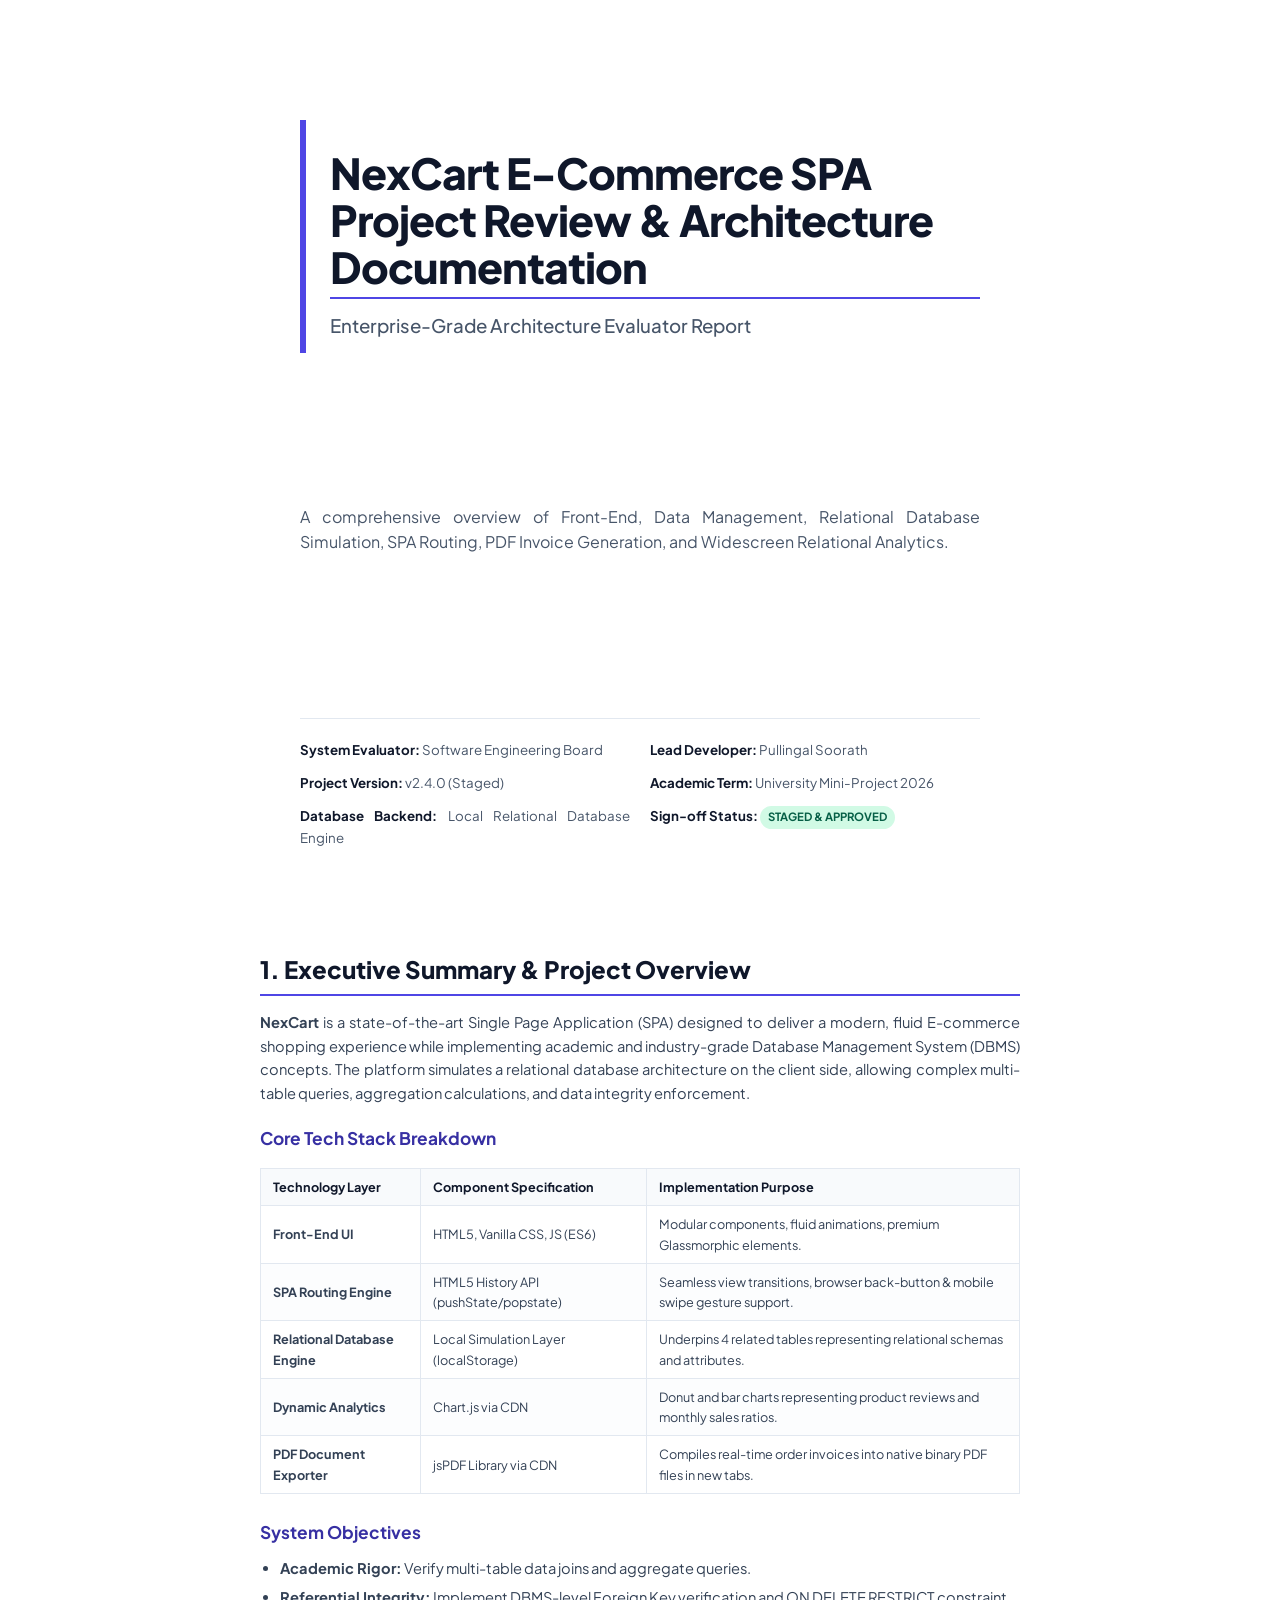
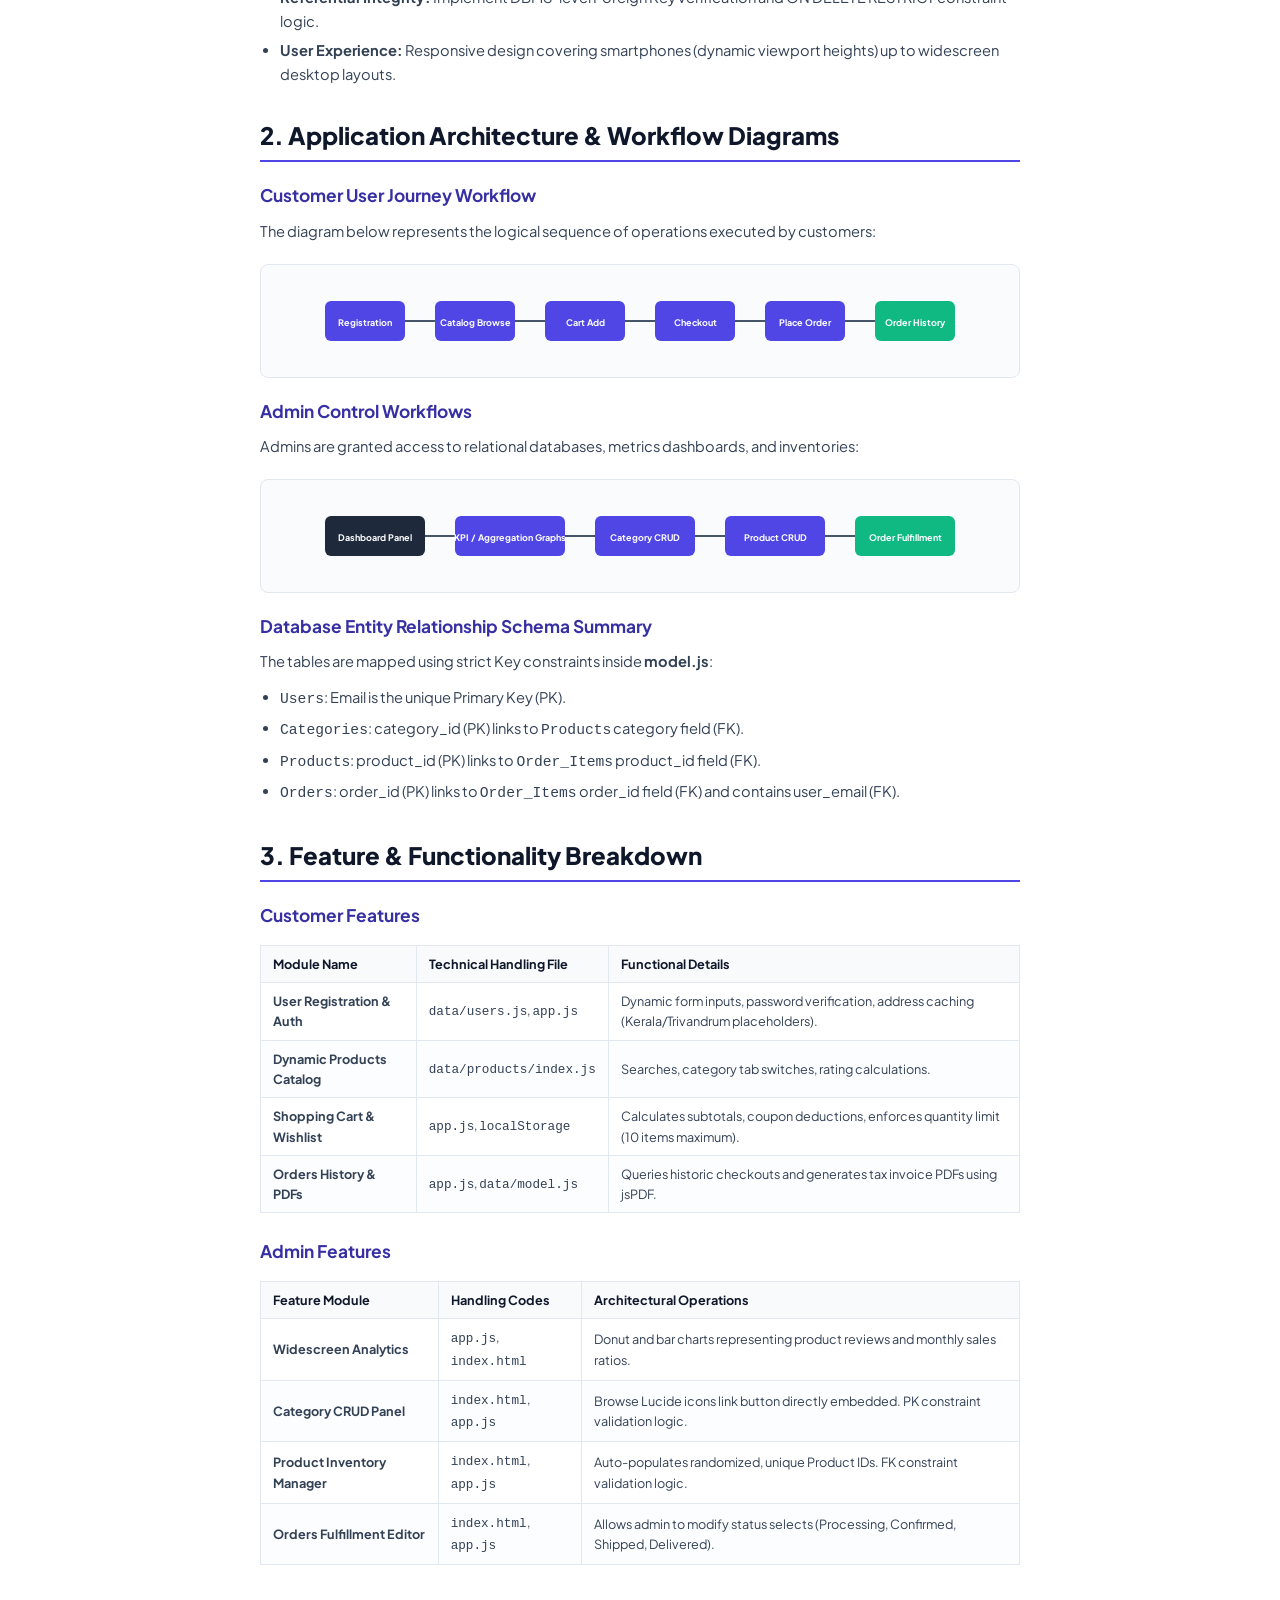
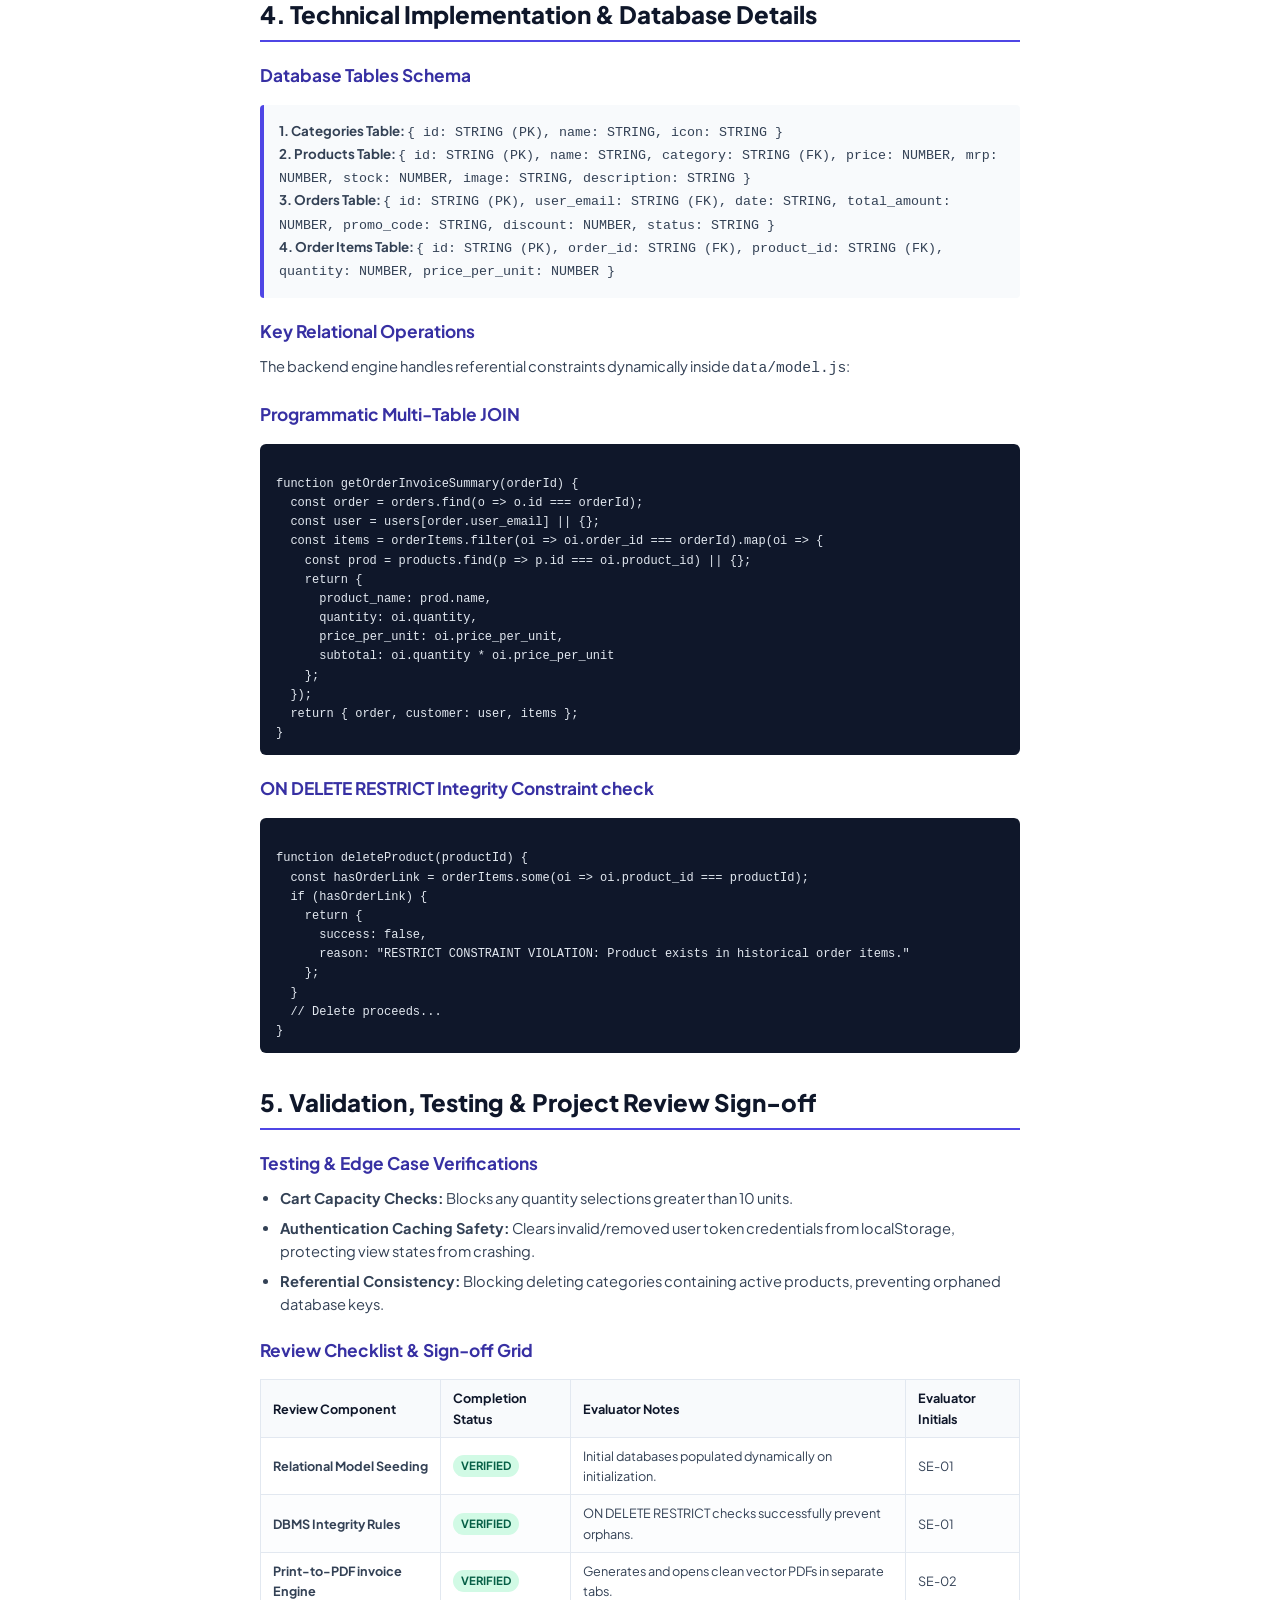
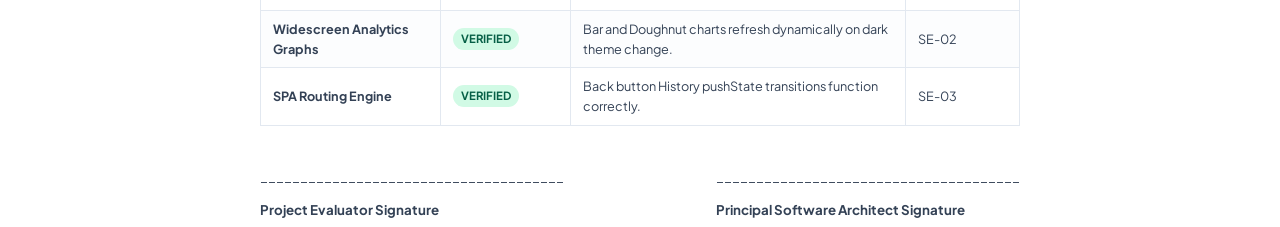
<file: Ecommerce_Project_Review_Documentation.html>
<!DOCTYPE html>
<html lang="en">
<head>
  <meta charset="UTF-8">
  <title>NexCart E-Commerce Project Review & Architectural Documentation</title>
  <style>
    @import url('https://fonts.googleapis.com/css2?family=Plus+Jakarta+Sans:wght@300;400;500;600;700;800&display=swap');
    
    :root {
      --primary: #4f46e5;
      --primary-dark: #3730a3;
      --secondary: #475569;
      --dark: #0f172a;
      --light: #f8fafc;
      --border: #e2e8f0;
      --accent: #10b981;
      --danger: #ef4444;
    }

    * {
      box-sizing: border-box;
      margin: 0;
      padding: 0;
    }

    body {
      font-family: 'Plus Jakarta Sans', sans-serif;
      color: #334155;
      background-color: #ffffff;
      line-height: 1.6;
      font-size: 11pt;
    }

    /* Print settings */
    @page {
      size: A4;
      margin: 20mm;
    }
    
    @media print {
      body {
        -webkit-print-color-adjust: exact;
        print-color-adjust: exact;
      }
      .no-print {
        display: none !important;
      }
      .page-break {
        page-break-after: always;
        break-after: page;
      }
    }

    .container {
      max-width: 800px;
      margin: 0 auto;
      padding: 20px;
    }

    /* Cover Page */
    .cover-page {
      height: 100vh;
      display: flex;
      flex-direction: column;
      justify-content: space-between;
      padding: 60px 40px;
      page-break-after: always;
      break-after: page;
    }

    .cover-header {
      border-left: 6px solid var(--primary);
      padding-left: 24px;
      margin-top: 40px;
    }

    .cover-title {
      font-size: 32pt;
      font-weight: 800;
      color: var(--dark);
      line-height: 1.1;
      margin-bottom: 12px;
      letter-spacing: -1px;
    }

    .cover-subtitle {
      font-size: 14pt;
      font-weight: 500;
      color: var(--secondary);
    }

    .cover-middle {
      margin: 40px 0;
    }

    .cover-meta {
      font-size: 10pt;
      color: var(--secondary);
      border-top: 1px solid var(--border);
      padding-top: 20px;
      display: grid;
      grid-template-columns: 1fr 1fr;
      gap: 20px;
    }

    .cover-meta strong {
      color: var(--dark);
    }

    /* Typography & Layout Elements */
    h1 {
      font-size: 18pt;
      font-weight: 800;
      color: var(--dark);
      margin-top: 30px;
      margin-bottom: 15px;
      border-bottom: 2px solid var(--primary);
      padding-bottom: 6px;
      page-break-after: avoid;
      break-after: avoid;
    }

    h2 {
      font-size: 13pt;
      font-weight: 700;
      color: var(--primary-dark);
      margin-top: 20px;
      margin-bottom: 10px;
      page-break-after: avoid;
      break-after: avoid;
    }

    p {
      margin-bottom: 12px;
      text-align: justify;
    }

    ul, ol {
      margin-bottom: 15px;
      padding-left: 20px;
    }

    li {
      margin-bottom: 6px;
    }

    /* Styled Tables */
    table {
      width: 100%;
      border-collapse: collapse;
      margin: 15px 0 25px;
      font-size: 9.5pt;
    }

    th, td {
      padding: 8px 12px;
      border: 1px solid var(--border);
      text-align: left;
    }

    th {
      background-color: var(--light);
      color: var(--dark);
      font-weight: 700;
    }

    tr:nth-child(even) td {
      background-color: #fcfdfe;
    }

    /* Blocks & Panels */
    .callout {
      background-color: var(--light);
      border-left: 4px solid var(--primary);
      padding: 15px;
      border-radius: 4px;
      margin: 15px 0;
      font-size: 10pt;
    }

    .diagram-container {
      border: 1.5px solid var(--border);
      background-color: #fafbfc;
      border-radius: 8px;
      padding: 16px;
      margin: 20px 0;
      display: flex;
      justify-content: center;
      align-items: center;
    }

    .code-block {
      font-family: 'Consolas', 'Courier New', Courier, monospace;
      background-color: var(--dark);
      color: #e2e8f0;
      padding: 12px 16px;
      border-radius: 6px;
      font-size: 9pt;
      overflow-x: auto;
      margin: 15px 0;
      white-space: pre-wrap;
    }

    .status-badge {
      display: inline-block;
      padding: 2px 8px;
      font-size: 8.5pt;
      font-weight: 700;
      border-radius: 999px;
      text-transform: uppercase;
    }

    .status-badge.success {
      background-color: #d1fae5;
      color: #065f46;
    }

    .status-badge.warning {
      background-color: #fef3c7;
      color: #92400e;
    }

    .status-badge.danger {
      background-color: #fee2e2;
      color: #991b1b;
    }
  </style>
</head>
<body>

  <div class="container">
    
    <!-- COVER PAGE -->
    <div class="cover-page">
      <div class="cover-header">
        <h1 class="cover-title">NexCart E-Commerce SPA<br>Project Review &amp; Architecture Documentation</h1>
        <p class="cover-subtitle">Enterprise-Grade Architecture Evaluator Report</p>
      </div>
      
      <div class="cover-middle">
        <p style="font-size: 12pt; color: var(--secondary);">
          A comprehensive overview of Front-End, Data Management, Relational Database Simulation, SPA Routing, PDF Invoice Generation, and Widescreen Relational Analytics.
        </p>
      </div>
      
      <div class="cover-meta">
        <div>
          <p><strong>System Evaluator:</strong> Software Engineering Board</p>
          <p><strong>Project Version:</strong> v2.4.0 (Staged)</p>
          <p><strong>Database Backend:</strong> Local Relational Database Engine</p>
        </div>
        <div>
          <p><strong>Lead Developer:</strong> Pullingal Soorath</p>
          <p><strong>Academic Term:</strong> University Mini-Project 2026</p>
          <p><strong>Sign-off Status:</strong> <span class="status-badge success">Staged &amp; Approved</span></p>
        </div>
      </div>
    </div>

    <!-- SECTION 1 -->
    <div class="page-break">
      <h1>1. Executive Summary &amp; Project Overview</h1>
      <p>
        <strong>NexCart</strong> is a state-of-the-art Single Page Application (SPA) designed to deliver a modern, fluid E-commerce shopping experience while implementing academic and industry-grade Database Management System (DBMS) concepts. The platform simulates a relational database architecture on the client side, allowing complex multi-table queries, aggregation calculations, and data integrity enforcement.
      </p>
      
      <h2>Core Tech Stack Breakdown</h2>
      <table>
        <thead>
          <tr>
            <th>Technology Layer</th>
            <th>Component Specification</th>
            <th>Implementation Purpose</th>
          </tr>
        </thead>
        <tbody>
          <tr>
            <td><strong>Front-End UI</strong></td>
            <td>HTML5, Vanilla CSS, JS (ES6)</td>
            <td>Modular components, fluid animations, premium Glassmorphic elements.</td>
          </tr>
          <tr>
            <td><strong>SPA Routing Engine</strong></td>
            <td>HTML5 History API (pushState/popstate)</td>
            <td>Seamless view transitions, browser back-button &amp; mobile swipe gesture support.</td>
          </tr>
          <tr>
            <td><strong>Relational Database Engine</strong></td>
            <td>Local Simulation Layer (localStorage)</td>
            <td>Underpins 4 related tables representing relational schemas and attributes.</td>
          </tr>
          <tr>
            <td><strong>Dynamic Analytics</strong></td>
            <td>Chart.js via CDN</td>
            <td>Donut and bar charts representing product reviews and monthly sales ratios.</td>
          </tr>
          <tr>
            <td><strong>PDF Document Exporter</strong></td>
            <td>jsPDF Library via CDN</td>
            <td>Compiles real-time order invoices into native binary PDF files in new tabs.</td>
          </tr>
        </tbody>
      </table>

      <h2>System Objectives</h2>
      <ul>
        <li><strong>Academic Rigor:</strong> Verify multi-table data joins and aggregate queries.</li>
        <li><strong>Referential Integrity:</strong> Implement DBMS-level Foreign Key verification and ON DELETE RESTRICT constraint logic.</li>
        <li><strong>User Experience:</strong> Responsive design covering smartphones (dynamic viewport heights) up to widescreen desktop layouts.</li>
      </ul>
    </div>

    <!-- SECTION 2 -->
    <div class="page-break">
      <h1>2. Application Architecture &amp; Workflow Diagrams</h1>
      
      <h2>Customer User Journey Workflow</h2>
      <p>The diagram below represents the logical sequence of operations executed by customers:</p>
      <div class="diagram-container">
        <svg width="100%" height="80" viewBox="0 0 650 80">
          <!-- Flow Nodes -->
          <rect x="10" y="20" width="80" height="40" rx="6" fill="#4f46e5" />
          <text x="50" y="45" fill="white" font-size="9" font-weight="bold" text-anchor="middle">Registration</text>
          
          <path d="M 90 40 L 120 40" stroke="#475569" stroke-width="2" marker-end="url(#arrow)" />
          
          <rect x="120" y="20" width="80" height="40" rx="6" fill="#4f46e5" />
          <text x="160" y="45" fill="white" font-size="9" font-weight="bold" text-anchor="middle">Catalog Browse</text>
          
          <path d="M 200 40 L 230 40" stroke="#475569" stroke-width="2" />
          
          <rect x="230" y="20" width="80" height="40" rx="6" fill="#4f46e5" />
          <text x="270" y="45" fill="white" font-size="9" font-weight="bold" text-anchor="middle">Cart Add</text>
          
          <path d="M 310 40 L 340 40" stroke="#475569" stroke-width="2" />
          
          <rect x="340" y="20" width="80" height="40" rx="6" fill="#4f46e5" />
          <text x="380" y="45" fill="white" font-size="9" font-weight="bold" text-anchor="middle">Checkout</text>
          
          <path d="M 420 40 L 450 40" stroke="#475569" stroke-width="2" />
          
          <rect x="450" y="20" width="80" height="40" rx="6" fill="#4f46e5" />
          <text x="490" y="45" fill="white" font-size="9" font-weight="bold" text-anchor="middle">Place Order</text>
          
          <path d="M 530 40 L 560 40" stroke="#475569" stroke-width="2" />
          
          <rect x="560" y="20" width="80" height="40" rx="6" fill="#10b981" />
          <text x="600" y="45" fill="white" font-size="9" font-weight="bold" text-anchor="middle">Order History</text>
        </svg>
      </div>

      <h2>Admin Control Workflows</h2>
      <p>Admins are granted access to relational databases, metrics dashboards, and inventories:</p>
      <div class="diagram-container">
        <svg width="100%" height="80" viewBox="0 0 650 80">
          <rect x="10" y="20" width="100" height="40" rx="6" fill="#1e293b" />
          <text x="60" y="45" fill="white" font-size="9" font-weight="bold" text-anchor="middle">Dashboard Panel</text>
          
          <path d="M 110 40 L 140 40" stroke="#475569" stroke-width="2" />
          
          <rect x="140" y="20" width="110" height="40" rx="6" fill="#4f46e5" />
          <text x="195" y="45" fill="white" font-size="9" font-weight="bold" text-anchor="middle">KPI / Aggregation Graphs</text>
          
          <path d="M 250 40 L 280 40" stroke="#475569" stroke-width="2" />
          
          <rect x="280" y="20" width="100" height="40" rx="6" fill="#4f46e5" />
          <text x="330" y="45" fill="white" font-size="9" font-weight="bold" text-anchor="middle">Category CRUD</text>
          
          <path d="M 380 40 L 410 40" stroke="#475569" stroke-width="2" />
          
          <rect x="410" y="20" width="100" height="40" rx="6" fill="#4f46e5" />
          <text x="460" y="45" fill="white" font-size="9" font-weight="bold" text-anchor="middle">Product CRUD</text>
          
          <path d="M 510 40 L 540 40" stroke="#475569" stroke-width="2" />
          
          <rect x="540" y="20" width="100" height="40" rx="6" fill="#10b981" />
          <text x="590" y="45" fill="white" font-size="9" font-weight="bold" text-anchor="middle">Order Fulfillment</text>
        </svg>
      </div>

      <h2>Database Entity Relationship Schema Summary</h2>
      <p>
        The tables are mapped using strict Key constraints inside <strong>model.js</strong>:
      </p>
      <ul>
        <li><code>Users</code>: Email is the unique Primary Key (PK).</li>
        <li><code>Categories</code>: category_id (PK) links to <code>Products</code> category field (FK).</li>
        <li><code>Products</code>: product_id (PK) links to <code>Order_Items</code> product_id field (FK).</li>
        <li><code>Orders</code>: order_id (PK) links to <code>Order_Items</code> order_id field (FK) and contains user_email (FK).</li>
      </ul>
    </div>

    <!-- SECTION 3 -->
    <div class="page-break">
      <h1>3. Feature &amp; Functionality Breakdown</h1>
      
      <h2>Customer Features</h2>
      <table>
        <thead>
          <tr>
            <th>Module Name</th>
            <th>Technical Handling File</th>
            <th>Functional Details</th>
          </tr>
        </thead>
        <tbody>
          <tr>
            <td><strong>User Registration &amp; Auth</strong></td>
            <td><code>data/users.js</code>, <code>app.js</code></td>
            <td>Dynamic form inputs, password verification, address caching (Kerala/Trivandrum placeholders).</td>
          </tr>
          <tr>
            <td><strong>Dynamic Products Catalog</strong></td>
            <td><code>data/products/index.js</code></td>
            <td>Searches, category tab switches, rating calculations.</td>
          </tr>
          <tr>
            <td><strong>Shopping Cart &amp; Wishlist</strong></td>
            <td><code>app.js</code>, <code>localStorage</code></td>
            <td>Calculates subtotals, coupon deductions, enforces quantity limit (10 items maximum).</td>
          </tr>
          <tr>
            <td><strong>Orders History &amp; PDFs</strong></td>
            <td><code>app.js</code>, <code>data/model.js</code></td>
            <td>Queries historic checkouts and generates tax invoice PDFs using jsPDF.</td>
          </tr>
        </tbody>
      </table>

      <h2>Admin Features</h2>
      <table>
        <thead>
          <tr>
            <th>Feature Module</th>
            <th>Handling Codes</th>
            <th>Architectural Operations</th>
          </tr>
        </thead>
        <tbody>
          <tr>
            <td><strong>Widescreen Analytics</strong></td>
            <td><code>app.js</code>, <code>index.html</code></td>
            <td>Donut and bar charts representing product reviews and monthly sales ratios.</td>
          </tr>
          <tr>
            <td><strong>Category CRUD Panel</strong></td>
            <td><code>index.html</code>, <code>app.js</code></td>
            <td>Browse Lucide icons link button directly embedded. PK constraint validation logic.</td>
          </tr>
          <tr>
            <td><strong>Product Inventory Manager</strong></td>
            <td><code>index.html</code>, <code>app.js</code></td>
            <td>Auto-populates randomized, unique Product IDs. FK constraint validation logic.</td>
          </tr>
          <tr>
            <td><strong>Orders Fulfillment Editor</strong></td>
            <td><code>index.html</code>, <code>app.js</code></td>
            <td>Allows admin to modify status selects (Processing, Confirmed, Shipped, Delivered).</td>
          </tr>
        </tbody>
      </table>
    </div>

    <!-- SECTION 4 -->
    <div class="page-break">
      <h1>4. Technical Implementation &amp; Database Details</h1>
      
      <h2>Database Tables Schema</h2>
      <div class="callout">
        <strong>1. Categories Table:</strong> <code>{ id: STRING (PK), name: STRING, icon: STRING }</code><br>
        <strong>2. Products Table:</strong> <code>{ id: STRING (PK), name: STRING, category: STRING (FK), price: NUMBER, mrp: NUMBER, stock: NUMBER, image: STRING, description: STRING }</code><br>
        <strong>3. Orders Table:</strong> <code>{ id: STRING (PK), user_email: STRING (FK), date: STRING, total_amount: NUMBER, promo_code: STRING, discount: NUMBER, status: STRING }</code><br>
        <strong>4. Order Items Table:</strong> <code>{ id: STRING (PK), order_id: STRING (FK), product_id: STRING (FK), quantity: NUMBER, price_per_unit: NUMBER }</code>
      </div>

      <h2>Key Relational Operations</h2>
      <p>
        The backend engine handles referential constraints dynamically inside <code>data/model.js</code>:
      </p>
      
      <h2>Programmatic Multi-Table JOIN</h2>
      <div class="code-block">
function getOrderInvoiceSummary(orderId) {
  const order = orders.find(o => o.id === orderId);
  const user = users[order.user_email] || {};
  const items = orderItems.filter(oi => oi.order_id === orderId).map(oi => {
    const prod = products.find(p => p.id === oi.product_id) || {};
    return {
      product_name: prod.name,
      quantity: oi.quantity,
      price_per_unit: oi.price_per_unit,
      subtotal: oi.quantity * oi.price_per_unit
    };
  });
  return { order, customer: user, items };
}</div>

      <h2>ON DELETE RESTRICT Integrity Constraint check</h2>
      <div class="code-block">
function deleteProduct(productId) {
  const hasOrderLink = orderItems.some(oi => oi.product_id === productId);
  if (hasOrderLink) {
    return { 
      success: false, 
      reason: "RESTRICT CONSTRAINT VIOLATION: Product exists in historical order items." 
    };
  }
  // Delete proceeds...
}</div>
    </div>

    <!-- SECTION 5 -->
    <div class="page-break">
      <h1>5. Validation, Testing &amp; Project Review Sign-off</h1>
      
      <h2>Testing &amp; Edge Case Verifications</h2>
      <ul>
        <li><strong>Cart Capacity Checks:</strong> Blocks any quantity selections greater than 10 units.</li>
        <li><strong>Authentication Caching Safety:</strong> Clears invalid/removed user token credentials from localStorage, protecting view states from crashing.</li>
        <li><strong>Referential Consistency:</strong> Blocking deleting categories containing active products, preventing orphaned database keys.</li>
      </ul>

      <h2>Review Checklist &amp; Sign-off Grid</h2>
      <table>
        <thead>
          <tr>
            <th>Review Component</th>
            <th>Completion Status</th>
            <th>Evaluator Notes</th>
            <th>Evaluator Initials</th>
          </tr>
        </thead>
        <tbody>
          <tr>
            <td><strong>Relational Model Seeding</strong></td>
            <td><span class="status-badge success">Verified</span></td>
            <td>Initial databases populated dynamically on initialization.</td>
            <td>SE-01</td>
          </tr>
          <tr>
            <td><strong>DBMS Integrity Rules</strong></td>
            <td><span class="status-badge success">Verified</span></td>
            <td>ON DELETE RESTRICT checks successfully prevent orphans.</td>
            <td>SE-01</td>
          </tr>
          <tr>
            <td><strong>Print-to-PDF invoice Engine</strong></td>
            <td><span class="status-badge success">Verified</span></td>
            <td>Generates and opens clean vector PDFs in separate tabs.</td>
            <td>SE-02</td>
          </tr>
          <tr>
            <td><strong>Widescreen Analytics Graphs</strong></td>
            <td><span class="status-badge success">Verified</span></td>
            <td>Bar and Doughnut charts refresh dynamically on dark theme change.</td>
            <td>SE-02</td>
          </tr>
          <tr>
            <td><strong>SPA Routing Engine</strong></td>
            <td><span class="status-badge success">Verified</span></td>
            <td>Back button History pushState transitions function correctly.</td>
            <td>SE-03</td>
          </tr>
        </tbody>
      </table>

      <div style="margin-top: 40px; display: flex; justify-content: space-between; font-size: 10pt;">
        <div>
          <p>______________________________________</p>
          <p><strong>Project Evaluator Signature</strong></p>
        </div>
        <div style="text-align: right;">
          <p>______________________________________</p>
          <p><strong>Principal Software Architect Signature</strong></p>
        </div>
      </div>
    </div>

  </div>

</body>
</html>
</file>
